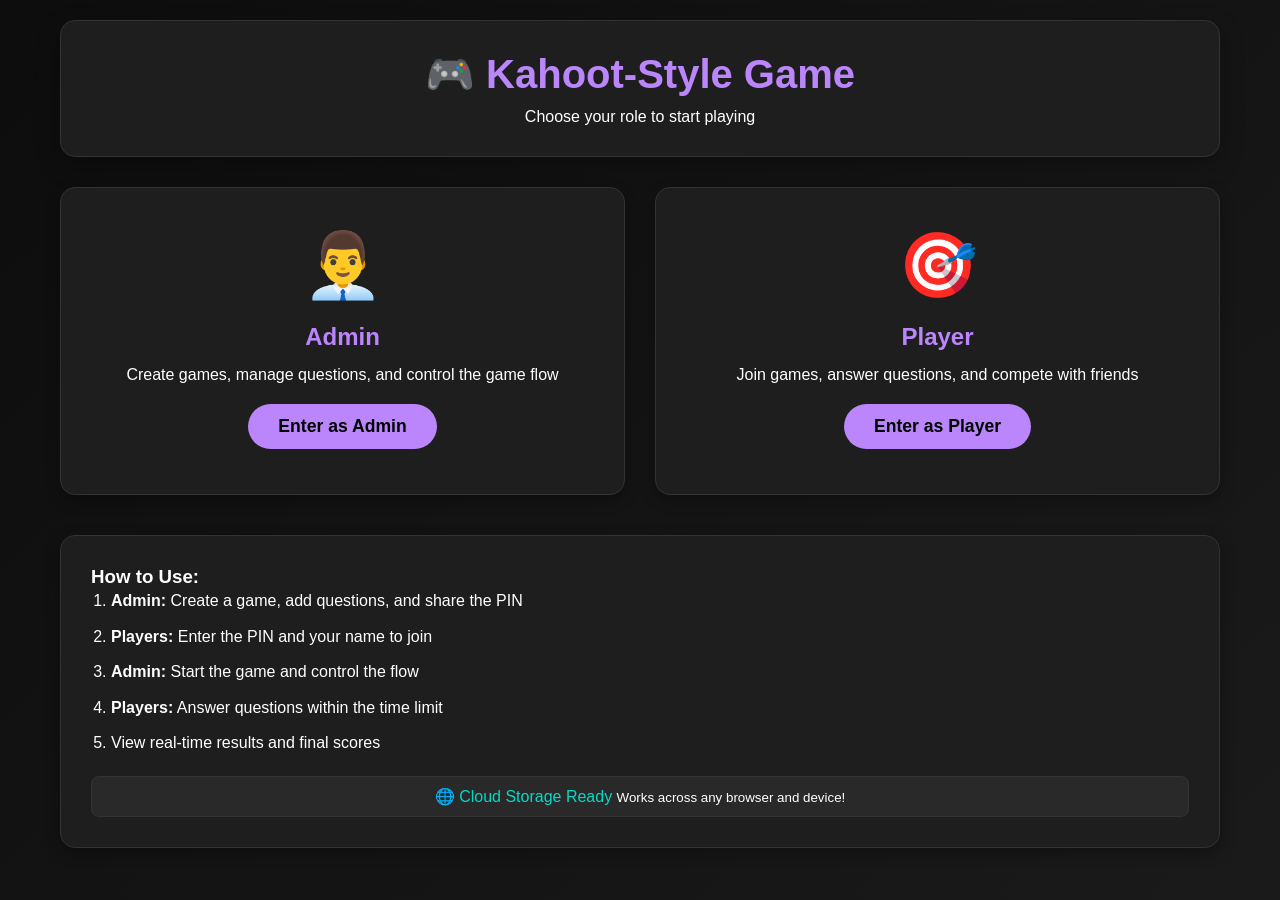
<file: index.html>
<!DOCTYPE html>
<html lang="en">
<head>
    <meta charset="UTF-8">
    <meta name="viewport" content="width=device-width, initial-scale=1.0">
    <title>Kahoot-Style Game</title>
    <link rel="stylesheet" href="styles/main.css">
</head>
<body>
    <div class="container">
        <div class="header">
            <h1>🎮 Kahoot-Style Game</h1>
            <p>Choose your role to start playing</p>
        </div>
        
        <div class="role-selection">
            <div class="role-card" onclick="navigateTo('admin.html')">
                <div class="role-icon">👨‍💼</div>
                <h2>Admin</h2>
                <p>Create games, manage questions, and control the game flow</p>
                <button class="role-btn">Enter as Admin</button>
            </div>
            
            <div class="role-card" onclick="navigateTo('player.html')">
                <div class="role-icon">🎯</div>
                <h2>Player</h2>
                <p>Join games, answer questions, and compete with friends</p>
                <button class="role-btn">Enter as Player</button>
            </div>
        </div>
        
        <div class="instructions">
            <h3>How to Use:</h3>
            <ol>
                <li><strong>Admin:</strong> Create a game, add questions, and share the PIN</li>
                <li><strong>Players:</strong> Enter the PIN and your name to join</li>
                <li><strong>Admin:</strong> Start the game and control the flow</li>
                <li><strong>Players:</strong> Answer questions within the time limit</li>
                <li>View real-time results and final scores</li>
            </ol>
            <div class="connection-status">
                <span id="connection-status">🌐 Cloud Storage Ready</span>
                <small>Works across any browser and device!</small>
            </div>
        </div>
    </div>

    <script>
        function navigateTo(page) {
            window.location.href = page;
        }
        
        // Initialize connection status
        document.addEventListener('DOMContentLoaded', function() {
            const statusElement = document.getElementById('connection-status');
            statusElement.textContent = '🌐 Cloud Storage Ready';
            statusElement.style.color = 'var(--success)';
        });
    </script>
</body>
</html>
</file>
<file: styles/main.css>
:root {
    --primary: #bb86fc;
    --secondary: #03dac6;
    --accent: #cf6679;
    --light: #2c2c2c;
    --dark: #e0e0e0;
    --success: #03dac5;
    --warning: #ffb74d;
    --danger: #cf6679;
    --info: #2196f3;
    --background: #121212;
    --surface: #1e1e1e;
    --text-primary: #ffffff;
    --text-secondary: #b0b0b0;
}

* {
    margin: 0;
    padding: 0;
    box-sizing: border-box;
    font-family: 'Segoe UI', Tahoma, Geneva, Verdana, sans-serif;
}

body {
    background: linear-gradient(135deg, #0d0d0d 0%, #1a1a1a 100%);
    min-height: 100vh;
    color: var(--text-primary);
}

.container {
    max-width: 1200px;
    margin: 0 auto;
    padding: 20px;
}

.header {
    text-align: center;
    margin-bottom: 30px;
    padding: 30px;
    background: var(--surface);
    border-radius: 15px;
    box-shadow: 0 8px 25px rgba(0, 0, 0, 0.3);
    border: 1px solid #333;
}

.header h1 {
    color: var(--primary);
    margin-bottom: 10px;
    font-size: 2.5em;
}

.nav-buttons {
    display: flex;
    justify-content: center;
    gap: 10px;
    flex-wrap: wrap;
    margin-top: 20px;
}

.role-selection {
    display: grid;
    grid-template-columns: repeat(auto-fit, minmax(300px, 1fr));
    gap: 30px;
    margin-bottom: 40px;
}

.role-card {
    background: var(--surface);
    padding: 40px 30px;
    border-radius: 15px;
    text-align: center;
    cursor: pointer;
    transition: all 0.3s ease;
    box-shadow: 0 5px 15px rgba(0, 0, 0, 0.3);
    border: 1px solid #333;
}

.role-card:hover {
    transform: translateY(-5px);
    box-shadow: 0 15px 30px rgba(0, 0, 0, 0.4);
    border-color: var(--primary);
}

.role-icon {
    font-size: 4em;
    margin-bottom: 20px;
}

.role-card h2 {
    color: var(--primary);
    margin-bottom: 15px;
}

.role-btn {
    background: var(--primary);
    color: #000000;
    border: none;
    padding: 12px 30px;
    border-radius: 25px;
    font-size: 1.1em;
    cursor: pointer;
    margin-top: 20px;
    transition: all 0.3s ease;
    font-weight: 600;
}

.role-btn:hover {
    background: var(--secondary);
    transform: scale(1.05);
}

.card {
    background: var(--surface);
    border-radius: 15px;
    padding: 30px;
    margin-bottom: 25px;
    box-shadow: 0 5px 15px rgba(0, 0, 0, 0.3);
    border: 1px solid #333;
}

.form-group {
    margin-bottom: 20px;
}

label {
    display: block;
    margin-bottom: 8px;
    font-weight: 600;
    color: var(--text-primary);
}

input, select, textarea {
    width: 100%;
    padding: 12px 15px;
    border: 2px solid #444;
    border-radius: 8px;
    font-size: 16px;
    transition: all 0.3s ease;
    background: #2a2a2a;
    color: var(--text-primary);
}

input:focus, select:focus, textarea:focus {
    outline: none;
    border-color: var(--primary);
    box-shadow: 0 0 0 3px rgba(187, 134, 252, 0.2);
}

input::placeholder, textarea::placeholder {
    color: #666;
}

button {
    padding: 12px 25px;
    border: none;
    border-radius: 8px;
    cursor: pointer;
    font-size: 16px;
    font-weight: 600;
    transition: all 0.3s ease;
    margin: 5px;
}

button.success {
    background: var(--success);
    color: #000000;
}

button.secondary {
    background: var(--warning);
    color: #000000;
}

button.danger {
    background: var(--danger);
    color: #000000;
}

button.info {
    background: var(--info);
    color: #ffffff;
}

button:hover {
    transform: translateY(-2px);
    box-shadow: 0 5px 15px rgba(0, 0, 0, 0.4);
    filter: brightness(1.1);
}

.tab-btn {
    background: var(--light);
    color: var(--text-primary);
}

.tab-btn.active {
    background: var(--primary);
    color: #000000;
}

.tab-content {
    display: none;
}

.tab-content.active {
    display: block;
}

.game-pin {
    font-size: 2.5em;
    font-weight: bold;
    text-align: center;
    background: linear-gradient(135deg, var(--primary), #9c64f4);
    color: #000000;
    padding: 20px;
    border-radius: 10px;
    margin: 20px 0;
    letter-spacing: 5px;
    border: 2px solid var(--primary);
}

.options-grid {
    display: grid;
    grid-template-columns: repeat(auto-fit, minmax(250px, 1fr));
    gap: 15px;
    margin-bottom: 20px;
}

.player-list {
    display: grid;
    grid-template-columns: repeat(auto-fill, minmax(200px, 1fr));
    gap: 15px;
}

.player-card {
    background: var(--light);
    padding: 15px;
    border-radius: 8px;
    text-align: center;
    border-left: 4px solid var(--primary);
    color: var(--text-primary);
}

.leaderboard {
    margin-top: 20px;
}

.leaderboard-item {
    display: flex;
    justify-content: space-between;
    align-items: center;
    padding: 15px 20px;
    margin-bottom: 10px;
    background: var(--light);
    border-radius: 8px;
    border-left: 4px solid transparent;
    color: var(--text-primary);
}

.leaderboard-item.you {
    background: var(--primary);
    color: #000000;
    border-left-color: var(--secondary);
    font-weight: 600;
}

.position {
    font-weight: bold;
    font-size: 1.2em;
    margin-right: 15px;
}

.timer {
    font-size: 3em;
    font-weight: bold;
    text-align: center;
    color: var(--accent);
    margin: 20px 0;
    text-shadow: 0 0 10px rgba(207, 102, 121, 0.3);
}

.timer-large {
    font-size: 4em;
    font-weight: bold;
    color: var(--accent);
    text-align: center;
    text-shadow: 0 0 15px rgba(207, 102, 121, 0.4);
}

.question-header {
    display: flex;
    justify-content: space-between;
    align-items: center;
    margin-bottom: 30px;
    padding-bottom: 15px;
    border-bottom: 2px solid var(--light);
}

.question-text {
    font-size: 1.5em;
    text-align: center;
    margin-bottom: 30px;
    line-height: 1.6;
    color: var(--text-primary);
}

.options-container {
    display: grid;
    grid-template-columns: repeat(auto-fit, minmax(280px, 1fr));
    gap: 20px;
    margin-bottom: 30px;
}

.option {
    padding: 20px;
    background: var(--light);
    border-radius: 10px;
    cursor: pointer;
    text-align: center;
    font-weight: 600;
    font-size: 1.1em;
    transition: all 0.3s ease;
    border: 3px solid transparent;
    color: var(--text-primary);
}

.option:hover {
    transform: translateY(-3px);
    box-shadow: 0 5px 15px rgba(0, 0, 0, 0.4);
    border-color: var(--primary);
}

.option.selected {
    background: var(--primary);
    color: #000000;
    border-color: var(--secondary);
}

.controls {
    display: flex;
    justify-content: center;
    gap: 15px;
    flex-wrap: wrap;
    margin: 20px 0;
}

.hidden {
    display: none !important;
}

.no-data {
    text-align: center;
    color: #888;
    font-style: italic;
    padding: 40px;
}

.loading-spinner {
    border: 4px solid #333;
    border-top: 4px solid var(--primary);
    border-radius: 50%;
    width: 40px;
    height: 40px;
    animation: spin 1s linear infinite;
    margin: 0 auto 20px;
}

@keyframes spin {
    0% { transform: rotate(0deg); }
    100% { transform: rotate(360deg); }
}

.waiting-message {
    text-align: center;
    padding: 30px;
    background: var(--light);
    border-radius: 10px;
    margin: 20px 0;
    color: var(--text-primary);
}

.instructions {
    background: var(--surface);
    padding: 30px;
    border-radius: 15px;
    box-shadow: 0 5px 15px rgba(0, 0, 0, 0.3);
    border: 1px solid #333;
}

.instructions ol {
    margin-left: 20px;
}

.instructions li {
    margin-bottom: 10px;
    line-height: 1.6;
    color: var(--text-primary);
}

.home-btn {
    position: absolute;
    top: 20px;
    right: 20px;
    background: var(--primary);
    color: #000000;
}

/* Additional Black Theme Styles */
.connection-status {
    margin-top: 20px;
    padding: 10px;
    background: rgba(255, 255, 255, 0.05);
    border-radius: 8px;
    text-align: center;
    color: var(--text-primary);
    border: 1px solid #333;
}

.player-status {
    font-size: 0.8em;
    color: var(--success);
    margin-top: 5px;
}

.player-count {
    grid-column: 1 / -1;
    text-align: center;
    font-weight: bold;
    padding: 10px;
    background: var(--primary);
    color: #000000;
    border-radius: 8px;
    margin-bottom: 10px;
}

.progress-bar {
    width: 100%;
    height: 20px;
    background: #333;
    border-radius: 10px;
    overflow: hidden;
    margin-top: 10px;
}

.progress-fill {
    height: 100%;
    background: var(--success);
    transition: width 0.3s ease;
}

.question-result {
    margin-bottom: 20px;
    padding: 15px;
    background: var(--light);
    border-radius: 8px;
    border: 1px solid #333;
}

.top-three {
    background: linear-gradient(135deg, #ffd700, #ffed4e) !important;
    color: #000000 !important;
    font-weight: bold;
}

.top-three:nth-child(2) {
    background: linear-gradient(135deg, #c0c0c0, #e0e0e0) !important;
}

.top-three:nth-child(3) {
    background: linear-gradient(135deg, #cd7f32, #e0a04d) !important;
}

.option-letter {
    display: inline-block;
    width: 30px;
    height: 30px;
    background: var(--primary);
    color: #000000;
    border-radius: 50%;
    text-align: center;
    line-height: 30px;
    margin-right: 10px;
    font-weight: bold;
}

.option.correct {
    background: var(--success) !important;
    color: #000000 !important;
    border-color: var(--success) !important;
}

.option.incorrect {
    background: var(--danger) !important;
    color: #000000 !important;
    border-color: var(--danger) !important;
}

.correct-answer {
    border: 3px solid var(--success) !important;
}

.feedback-correct {
    color: var(--success);
    text-align: center;
    padding: 20px;
    background: rgba(3, 218, 197, 0.1);
    border-radius: 10px;
    border: 2px solid var(--success);
}

.feedback-incorrect {
    color: var(--danger);
    text-align: center;
    padding: 20px;
    background: rgba(207, 102, 121, 0.1);
    border-radius: 10px;
    border: 2px solid var(--danger);
}

.achievement-message {
    text-align: center;
    padding: 15px;
    background: linear-gradient(135deg, var(--primary), var(--secondary));
    color: #000000;
    border-radius: 10px;
    margin-top: 15px;
    font-weight: 600;
}

.status-waiting {
    color: var(--warning);
    font-weight: bold;
}

.status-playing {
    color: var(--success);
    font-weight: bold;
}

.status-finished {
    color: var(--info);
    font-weight: bold;
}

.question-item {
    background: var(--light);
    padding: 20px;
    margin-bottom: 15px;
    border-radius: 10px;
    border-left: 4px solid var(--primary);
    border: 1px solid #333;
}

.question-item ol {
    margin-left: 20px;
    margin-top: 10px;
}

.question-item li {
    margin-bottom: 5px;
    padding: 5px;
    background: #2a2a2a;
    border-radius: 5px;
    color: var(--text-primary);
}

/* Scrollbar Styling */
::-webkit-scrollbar {
    width: 8px;
}

::-webkit-scrollbar-track {
    background: #1a1a1a;
}

::-webkit-scrollbar-thumb {
    background: var(--primary);
    border-radius: 4px;
}

::-webkit-scrollbar-thumb:hover {
    background: var(--secondary);
}

/* Selection Styling */
::selection {
    background: var(--primary);
    color: #000000;
}

/* Focus outlines */
button:focus, input:focus, select:focus, textarea:focus {
    outline: 2px solid var(--primary);
    outline-offset: 2px;
}

/* Responsive improvements */
@media (max-width: 768px) {
    .container {
        padding: 10px;
    }
    
    .header {
        padding: 20px;
    }
    
    .header h1 {
        font-size: 2em;
    }
    
    .role-selection {
        grid-template-columns: 1fr;
    }
    
    .nav-buttons {
        flex-direction: column;
    }
    
    .options-grid {
        grid-template-columns: 1fr;
    }
    
    .player-list {
        grid-template-columns: 1fr;
    }
    
    .options-container {
        grid-template-columns: 1fr;
    }
    
    .question-header {
        flex-direction: column;
        gap: 15px;
    }
    
    .timer-large {
        font-size: 3em;
    }
    
    .connection-status {
        font-size: 0.9em;
    }
    
    .player-status {
        font-size: 0.7em;
    }
    
    .option-letter {
        width: 25px;
        height: 25px;
        line-height: 25px;
        font-size: 0.9em;
    }
    
    .home-btn {
        position: relative;
        top: auto;
        right: auto;
        margin-bottom: 10px;
    }
}

/* Dark theme animations */
@keyframes glow {
    0% { box-shadow: 0 0 5px var(--primary); }
    50% { box-shadow: 0 0 20px var(--primary); }
    100% { box-shadow: 0 0 5px var(--primary); }
}

.glow-effect {
    animation: glow 2s ease-in-out infinite;
}

/* Loading states */
.loading {
    opacity: 0.7;
    pointer-events: none;
}

/* Success states */
.success-state {
    border-color: var(--success) !important;
    box-shadow: 0 0 10px rgba(3, 218, 197, 0.3) !important;
}

/* Error states */
.error-state {
    border-color: var(--danger) !important;
    box-shadow: 0 0 10px rgba(207, 102, 121, 0.3) !important;
}
</file>
